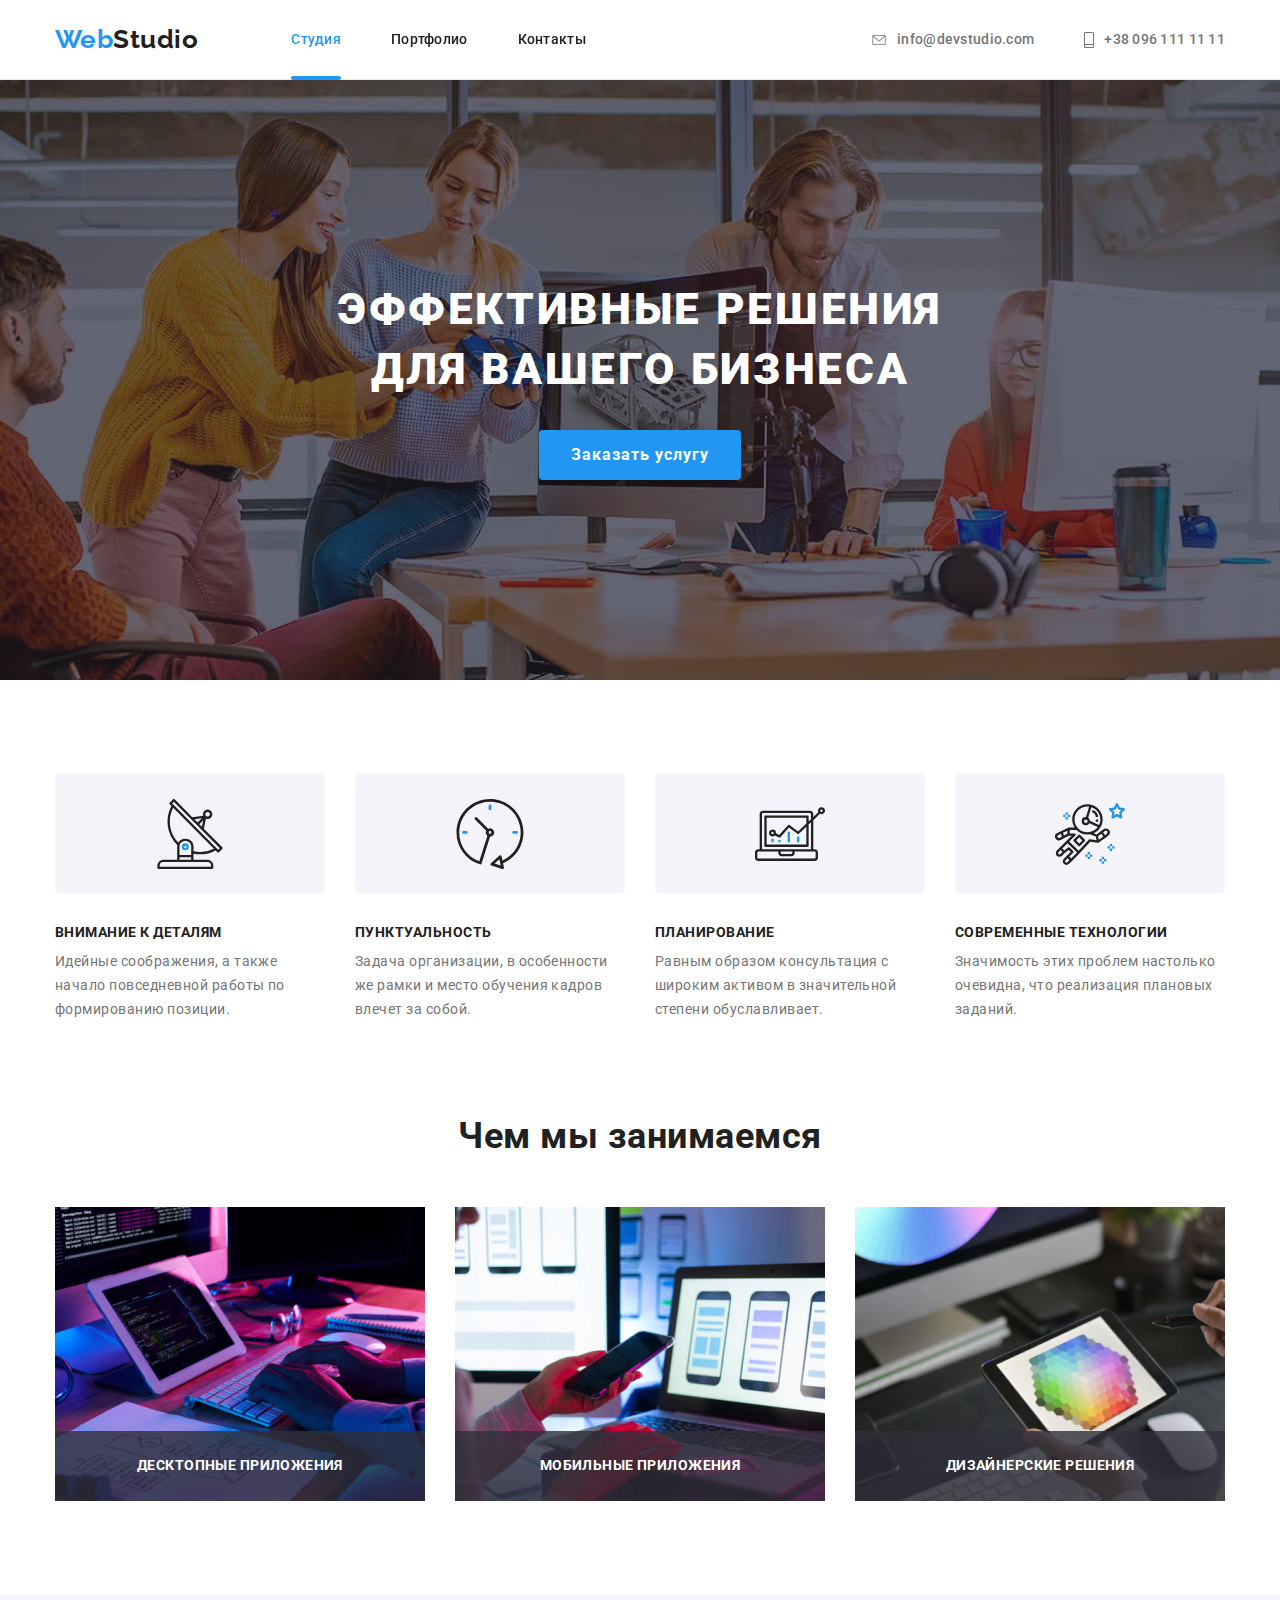
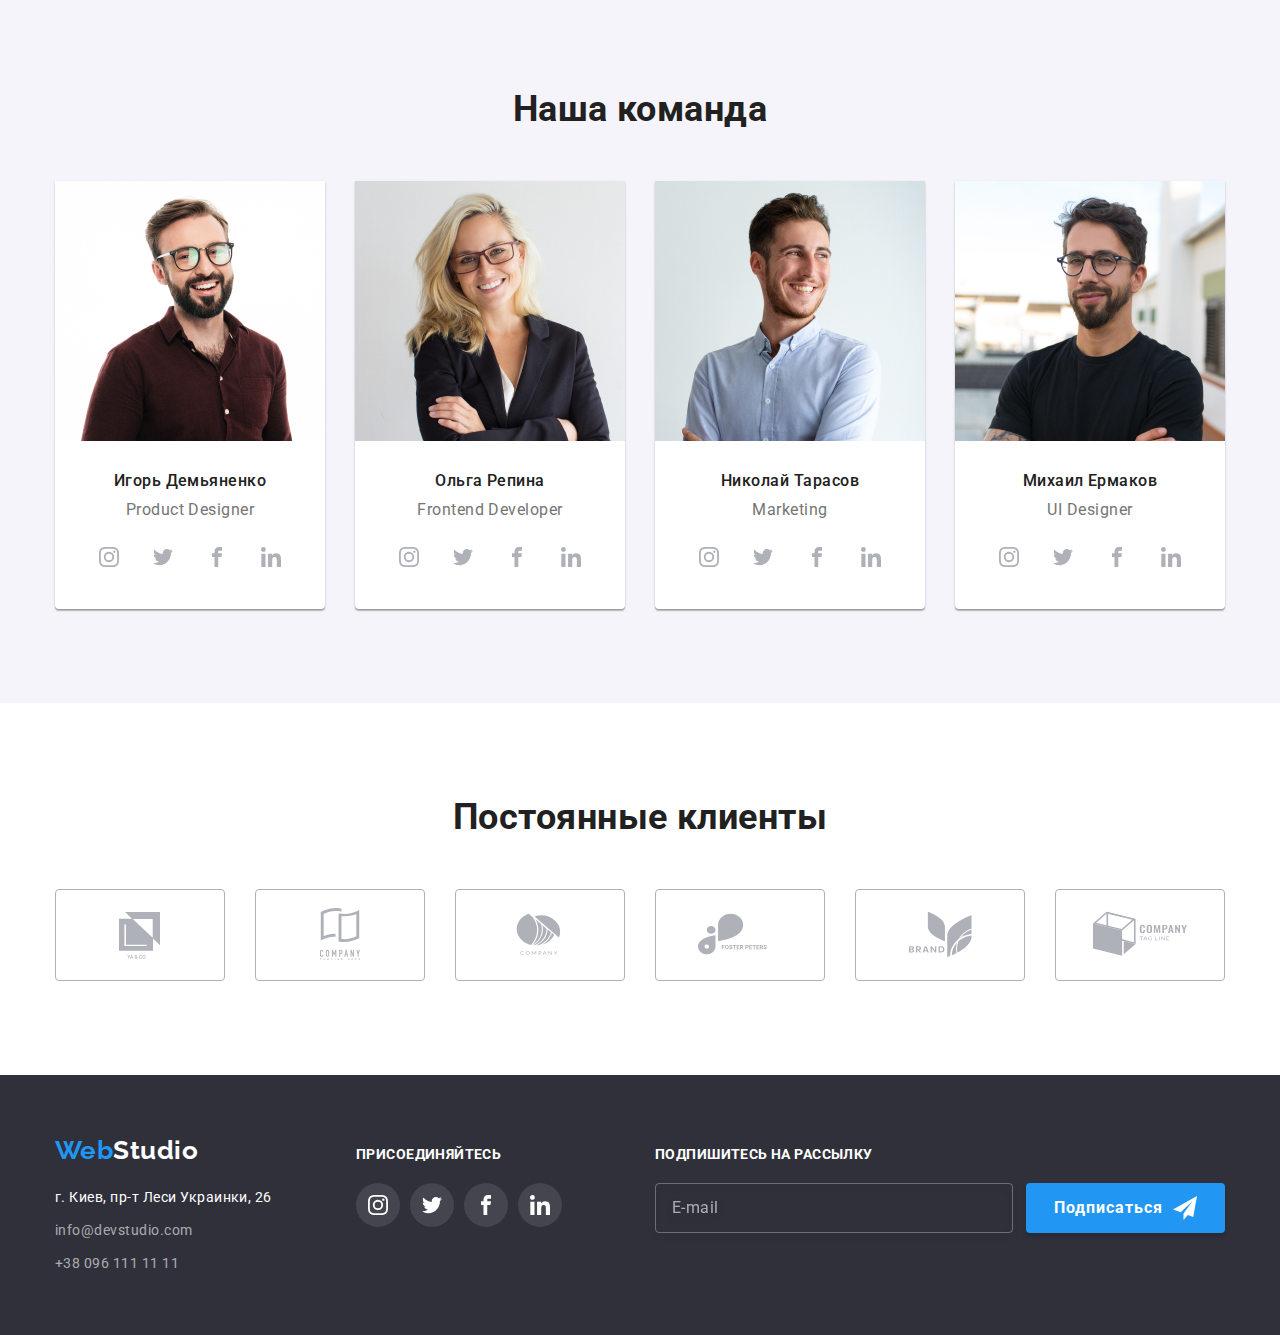
<file: index.html>
<!DOCTYPE html>
<html lang="ru">


<head>
    <meta charset="UTF-8">
    <meta http-equiv="X-UA-Compatible" content="IE-edge">
    <meta name="viewport" content="width=device-width, initial-scale=1.0">
    <meta http-equiv="Permissions-Policy" content="interest-cohort=()" />
    <title>Pages</title>
    <link rel="preconnect" href="https://fonts.googleapis.com">
    <link rel="preconnect" href="https://fonts.gstatic.com" crossorigin>
    <link href="https://fonts.googleapis.com/css2?family=Raleway:wght@700&family=Roboto:wght@400;500;700;900&display=swap" rel="stylesheet">
    <link rel="stylesheet" href="https://cdnjs.cloudflare.com/ajax/libs/modern-normalize/1.1.0/modern-normalize.min.css">
    <link rel="stylesheet" href="./css/main.min.css">
</head>

<body>
    <!--ШАПКА-->
    <header class="header">
        <div class="container header-flex">
            <nav class="header-flex">
                <a href="./index.html" class="logo"><span class="logo__span">Web</span>Studio</a>
                <ul class="site-nav">
                    <li class="site-nav__item">
                        <a href="./index.html" class="site-nav__link site-nav__link--active">Студия</a>
                    </li>
                    <li class="site-nav__item">
                        <a href="./portfolio.html" class="site-nav__link">Портфолио</a>
                    </li>
                    <li class="site-nav__item">
                        <a href="./" class="site-nav__link">Контакты</a>
                    </li>
                </ul>
            </nav>
            <ul class="auth-nav">
                <li class="auth-nav__item">
                    <a href="mailto:info@devstudio.com" class="auth-nav__link">
                        <svg width="16px" height="10px" class="auth-nav__icon">
                                <use href="./images/symbol-defs.svg#icon-envelop"></use>
                            </svg> info@devstudio.com
                    </a>
                </li>
                <li class="auth-nav__item">
                    <a href="tel:+38096111111" class="auth-nav__link">
                        <svg width="10px" height="16px" class="auth-nav__icon">
                            <use href="./images/symbol-defs.svg#icon-mobile"></use>
                        </svg> +38 096 111 11 11
                    </a>
                </li>
            </ul>
        </div>
    </header>

    <!--Внутренний контент-->
    <main>
        <!--Герой, главный банер-->
        <section class="section-hero">
            <div class="container">
                <h1 class="section-hero__title">Эффективные решения для вашего бизнеса</h1>
                <button type="button" class="button" data-modal-open>Заказать услугу</button>
            </div>
        </section>

        <!--Наши правила-->
        <section class="section">
            <div class="container">
                <h2 class="nodisplay">Преимущество</h2>
                <ul class="feature-list">
                    <li class="feature-list__item">
                        <div class="feature-list__icon">
                            <svg width="70px" height="70px">
                                <use href="./images/symbol-defs.svg#icon-antena"></use>
                            </svg>
                        </div>
                        <h3 class="feature-list__subtitle">Внимание к деталям</h3>
                        <p class="feature-list__text">Идейные соображения, а также начало повседневной работы по формированию позиции.</p>
                    </li>
                    <li class="feature-list__item">
                        <div class="feature-list__icon">
                            <svg width="70px" height="70px">
                                <use href="./images/symbol-defs.svg#icon-clock"></use>
                            </svg>
                        </div>
                        <h3 class="feature-list__subtitle">Пунктуальность</h3>
                        <p class="feature-list__text">Задача организации, в особенности же рамки и место обучения кадров влечет за собой.</p>
                    </li>
                    <li class="feature-list__item">
                        <div class="feature-list__icon">
                            <svg width="70px" height="70px">
                                <use href="./images/symbol-defs.svg#icon-diagram"></use>
                            </svg>
                        </div>
                        <h3 class="feature-list__subtitle">Планирование</h3>
                        <p class="feature-list__text">Равным образом консультация с широким активом в значительной степени обуславливает.</p>
                    </li>
                    <li class="feature-list__item">
                        <div class="feature-list__icon">
                            <svg width="70px" height="70px">
                                <use href="./images/symbol-defs.svg#icon-astronavt"></use>
                            </svg>
                        </div>
                        <h3 class="feature-list__subtitle">Современные технологии</h3>
                        <p class="feature-list__text">Значимость этих проблем настолько очевидна, что реализация плановых заданий.</p>
                    </li>
                </ul>
            </div>
        </section>

        <!--Наша деятельность-->
        <section class="activities section">
            <div class="container">
                <h2 class="section__title">Чем мы занимаемся</h2>
                <ul class="activities-list">
                    <li class="activities-list__item">
                        <img src="./images/our-activities-01.jpg" alt="Программист за ноутбуком" width="370" height="294">
                        <p class="activities-list__text">Десктопные приложения</p>
                    </li>
                    <li class="activities-list__item">
                        <img src="./images/our-activities-02.jpg" alt="Разработка дизайна смартфона" width="370" height="294">
                        <p class="activities-list__text">Мобильные приложения</p>
                    </li>
                    <li class="activities-list__item">
                        <img src="./images/our-activities-03.jpg" alt="Цветокоррекция с планшета" width="370" height="294">
                        <p class="activities-list__text">Дизайнерские решения</p>
                    </li>
                </ul>
            </div>
        </section>

        <!--Наша команда-->
        <section class="comand section">
            <div class="container">
                <h2 class="section__title">Наша команда</h2>
                <ul class="comand-list">
                    <li class="comand-list__item">
                        <img src="./images/our-comands-01.jpg" alt="Фото Игоря Демьяненко" width="270" height="260" class="comand-list__img">
                        <h3 class="comand-list__name">Игорь Демьяненко</h3>
                        <p class="comand-list__text" lang="EN">Product Designer</p>
                        <div class="comand-list__soc">
                            <ul class="soc-list">
                                <li class="soc-list__item">
                                    <a href="" class="soc-list__link">
                                        <svg width="20px" height="20px" class="soc-list__icon">
                                    <use href="./images/symbol-defs.svg#icon-instagram"></use>
                                </svg>
                                    </a>
                                </li>
                                <li class="soc-list__item">
                                    <a href="" class="soc-list__link">
                                        <svg width="20px" height="20px" class="soc-list__icon">
                                    <use href="./images/symbol-defs.svg#icon-twitter"></use>
                                </svg>
                                    </a>
                                </li>
                                <li class="soc-list__item">
                                    <a href="" class="soc-list__link">
                                        <svg width="20px" height="20px" class="soc-list__icon">
                                    <use href="./images/symbol-defs.svg#icon-facebook"></use>
                                </svg>
                                    </a>
                                </li>
                                <li class="soc-list__item">
                                    <a href="" class="soc-list__link">
                                        <svg width="20px" height="20px" class="soc-list__icon">
                                    <use href="./images/symbol-defs.svg#icon-linkedin2"></use>
                                </svg>
                                    </a>
                                </li>
                            </ul>
                        </div>
                    </li>
                    <li class="comand-list__item">
                        <img src="./images/our-comands-02.jpg" alt="Фото Ольга Репина" width="270" height="260" class="comand-list__img">
                        <h3 class="comand-list__name">Ольга Репина</h3>
                        <p class="comand-list__text" lang="EN">Frontend Developer</p>
                        <div class="comand-list__soc">
                            <ul class="soc-list">
                                <li class="soc-list__item">
                                    <a href="" class="soc-list__link">
                                        <svg width="20px" height="20px" class="soc-list__icon">
                                    <use href="./images/symbol-defs.svg#icon-instagram"></use>
                                </svg>
                                    </a>
                                </li>
                                <li class="soc-list__item">
                                    <a href="" class="soc-list__link">
                                        <svg width="20px" height="20px" class="soc-list__icon">
                                    <use href="./images/symbol-defs.svg#icon-twitter"></use>
                                </svg>
                                    </a>
                                </li>
                                <li class="soc-list__item">
                                    <a href="" class="soc-list__link">
                                        <svg width="20px" height="20px" class="soc-list__icon">
                                    <use href="./images/symbol-defs.svg#icon-facebook"></use>
                                </svg>
                                    </a>
                                </li>
                                <li class="soc-list__item">
                                    <a href="" class="soc-list__link">
                                        <svg width="20px" height="20px" class="soc-list__icon">
                                    <use href="./images/symbol-defs.svg#icon-linkedin2"></use>
                                </svg>
                                    </a>
                                </li>
                            </ul>
                        </div>
                    </li>
                    <li class="comand-list__item">
                        <img src="./images/our-comands-03.jpg" alt="Фото Николай Тарасов" width="270" height="260" class="comand-list__img">
                        <h3 class="comand-list__name">Николай Тарасов</h3>
                        <p class="comand-list__text" lang="EN">Marketing</p>
                        <div class="comand-list__soc">
                            <ul class="soc-list">
                                <li class="soc-list__item">
                                    <a href="" class="soc-list__link">
                                        <svg width="20px" height="20px" class="soc-list__icon">
                                    <use href="./images/symbol-defs.svg#icon-instagram"></use>
                                </svg>
                                    </a>
                                </li>
                                <li class="soc-list__item">
                                    <a href="" class="soc-list__link">
                                        <svg width="20px" height="20px" class="soc-list__icon">
                                    <use href="./images/symbol-defs.svg#icon-twitter"></use>
                                </svg>
                                    </a>
                                </li>
                                <li class="soc-list__item">
                                    <a href="" class="soc-list__link">
                                        <svg width="20px" height="20px" class="soc-list__icon">
                                    <use href="./images/symbol-defs.svg#icon-facebook"></use>
                                </svg>
                                    </a>
                                </li>
                                <li class="soc-list__item">
                                    <a href="" class="soc-list__link">
                                        <svg width="20px" height="20px" class="soc-list__icon">
                                    <use href="./images/symbol-defs.svg#icon-linkedin2"></use>
                                </svg>
                                    </a>
                                </li>
                            </ul>
                        </div>
                    </li>
                    <li class="comand-list__item">
                        <img src="./images/our-comands-04.jpg" alt="Фото Михаил Ермаков" width="270" height="260" class="comand-list__img">
                        <h3 class="comand-list__name">Михаил Ермаков</h3>
                        <p class="comand-list__text" lang="EN">UI Designer</p>
                        <div class="comand-list__soc">
                            <ul class="soc-list">
                                <li class="soc-list__item">
                                    <a href="" class="soc-list__link">
                                        <svg width="20px" height="20px" class="soc-list__icon">
                                    <use href="./images/symbol-defs.svg#icon-instagram"></use>
                                </svg>
                                    </a>
                                </li>
                                <li class="soc-list__item">
                                    <a href="" class="soc-list__link">
                                        <svg width="20px" height="20px" class="soc-list__icon">
                                    <use href="./images/symbol-defs.svg#icon-twitter"></use>
                                </svg>
                                    </a>
                                </li>
                                <li class="soc-list__item">
                                    <a href="" class="soc-list__link">
                                        <svg width="20px" height="20px" class="soc-list__icon">
                                    <use href="./images/symbol-defs.svg#icon-facebook"></use>
                                </svg>
                                    </a>
                                </li>
                                <li class="soc-list__item">
                                    <a href="" class="soc-list__link">
                                        <svg width="20px" height="20px" class="soc-list__icon">
                                    <use href="./images/symbol-defs.svg#icon-linkedin2"></use>
                                </svg>
                                    </a>
                                </li>
                            </ul>
                        </div>
                    </li>
                </ul>
            </div>
        </section>

        <!-- Постоянные клиенты -->
        <section class="section">
            <div class="container">
                <h2 class="section__title">Постоянные клиенты</h2>
                <ul class="client-list">
                    <li class="client-list__item">
                        <a href="" class="client-list__link">
                            <svg width="106px" height="60px" class="client-list__icon">
                                <use href="./images/symbol-defs.svg#icon-client-1"></use>
                            </svg>
                        </a>
                    </li>
                    <li class="client-list__item">
                        <a href="" class="client-list__link">
                            <svg width="106px" height="60px" class="client-list__icon">
                                <use href="./images/symbol-defs.svg#icon-client-2"></use>
                            </svg>
                        </a>
                    </li>
                    <li class="client-list__item">
                        <a href="" class="client-list__link">
                            <svg width="106px" height="60px" class="client-list__icon">
                                <use href="./images/symbol-defs.svg#icon-client-3"></use>
                            </svg>
                        </a>
                    </li>
                    <li class="client-list__item">
                        <a href="" class="client-list__link">
                            <svg width="106px" height="60px" class="client-list__icon">
                                <use href="./images/symbol-defs.svg#icon-client-4"></use>
                            </svg>
                        </a>
                    </li>
                    <li class="client-list__item">
                        <a href="" class="client-list__link">
                            <svg width="106px" height="60px" class="client-list__icon">
                                <use href="./images/symbol-defs.svg#icon-client-5"></use>
                            </svg>
                        </a>
                    </li>
                    <li class="client-list__item">
                        <a href="" class="client-list__link">
                            <svg width="106px" height="60px" class="client-list__icon">
                                <use href="./images/symbol-defs.svg#icon-client-6"></use>
                            </svg>
                        </a>
                    </li>
                </ul>
            </div>
        </section>
    </main>

    <!--НИЖНЯЯ ЧАСТЬ-->
    <footer class="footer">
        <section class="container footer-section">
            <div class="footer__address">
                <a href="./index.html" class="logo footer__logo"><span class="logo__span">Web</span>Studio</a>
                <address class="address">
                    <ul class="address-list">
                        <li class="address-list__item"><a href="https://goo.gl/maps/5TQvAHyAd7hzLQ32A" class="address__link-start">г. Киев, пр-т Леси Украинки, 26</a></li>
                        <li class="address-list__item"><a href="mailto:info@devstudio.com" class="address__link">info@devstudio.com</a></li>
                        <li class="address-list__item"><a href="tel:+38096111111" class="address__link">+38 096 111 11 11</a></li>
                    </ul>
                </address>
            </div>
            <div class="join">
                <h2 class="footer__title">ПРИСОЕДИНЯЙТЕСЬ</h2>
                <ul class="join-list">
                    <li class="join-list__item">
                        <a href="" class="join-list__link">
                            <svg width="20px" height="20px" class="join-list__icon">
                                    <use href="./images/symbol-defs.svg#icon-instagram"></use>
                                </svg>
                        </a>
                    </li>
                    <li class="join-list__item">
                        <a href="" class="join-list__link">
                            <svg width="20px" height="20px" class="join-list__icon">
                                    <use href="./images/symbol-defs.svg#icon-twitter"></use>
                                </svg>
                        </a>
                    </li>
                    <li class="join-list__item">
                        <a href="" class="join-list__link">
                            <svg width="20px" height="20px" class="join-list__icon">
                                    <use href="./images/symbol-defs.svg#icon-facebook"></use>
                                </svg>
                        </a>
                    </li>
                    <li class="join-list__item">
                        <a href="" class="join-list__link">
                            <svg width="20px" height="20px" class="join-list__icon">
                                    <use href="./images/symbol-defs.svg#icon-linkedin2"></use>
                                </svg>
                        </a>
                    </li>
                </ul>
            </div>
            <div class="subscribes">
                <h2 class="footer__title">Подпишитесь на рассылку</h2>
                <form class="subscribes-form">
                    <input type="email" name="email" class="subscribes-form__input" placeholder="E-mail">
                    <button type="submit" class="button subscribes-button">
                         Подписаться
                        <svg width="24" height="24" class="subscribes-button__icon">
                            <use href="./images/symbol-defs.svg#icon-send" />
                        </svg>
                    </button>
                </form>
            </div>
        </section>

    </footer>

    <!-- Модальное окно -->
    <div class="modal is-hidden" data-modal>
        <div class="modal__product">
            <button type="button" class="modal__button" data-modal-close>
                <svg class="modal__close" width="11px" height="11px">
                <use href="./images/symbol-defs.svg#modal-close" />
                </svg>
            </button>
            <form class="modal-form">
                <h2 class="modal-form__title">Оставьте свои данные, мы вам перезвоним</h2>
                <label class="modal-form__label">
                    <span class="modal-form__span">Имя</span>
                    <label class="modal-form__block">
                        <input type="text" name="name" class="modal-form__input">
                        <svg width="18px" height="18px" class="modal-form__icon">
                            <use href="./images/symbol-defs.svg#modal-name" />
                        </svg>
                    </label>
                </label>
                <label class="modal-form__label">
                    <span class="modal-form__span">Телефон</span>
                    <label class="modal-form__block">
                        <input type="tel" name="tel" class="modal-form__input">
                        <svg width="18px" height="18px" class="modal-form__icon">
                            <use href="./images/symbol-defs.svg#modal-phone" />
                        </svg>
                    </label>
                </label>
                <label class="modal-form__label">
                    <span class="modal-form__span">Почта</span>
                    <label class="modal-form__block">
                        <input type="email" name="email" class="modal-form__input">
                        <svg width="18px" height="18px" class="modal-form__icon">
                            <use href="./images/symbol-defs.svg#modal-email" />
                        </svg>
                    </label>
                </label>
                <label class="modal-form__label">
                    <span class="modal-form__span">Комментарий</span>
                    <label class="modal-form__block">
                    <textarea name="text" class="modal-form__comment" placeholder="Введите текст"></textarea>
                    </label>
                </label>
                <label class="modal-form__checkbox">
                    <input type="checkbox" name="checkbox" class="modal-form__checkbox-input nodisplay"  required >
                    <span class="modal-form__checkbox__icon" width="16px" height="15px" >
                        <svg  width="16px" height="15px">
                            <use href="./images/symbol-defs.svg#checkbox-white" />
                        </svg>
                    </span>
                    <span class="modal-form__checkbox__icon checked"  width="16px" height="15px" >
                        <svg  width="16px" height="15px">
                            <use href="./images/symbol-defs.svg#checkbox-blue" />
                        </svg>
                    </span> 
                    <span class="modal-form__required">Соглашаюсь с рассылкой и принимаю  <a href="" class="modal-form__required__link"> Условия договора </a> </span>
                </label>
                <button type="submit" class="modal-form__submit button">Отправить</button>
            </form>
        </div>
    </div>
    <script src="./js/modal.js"></script>
</body>

</html>
</file>
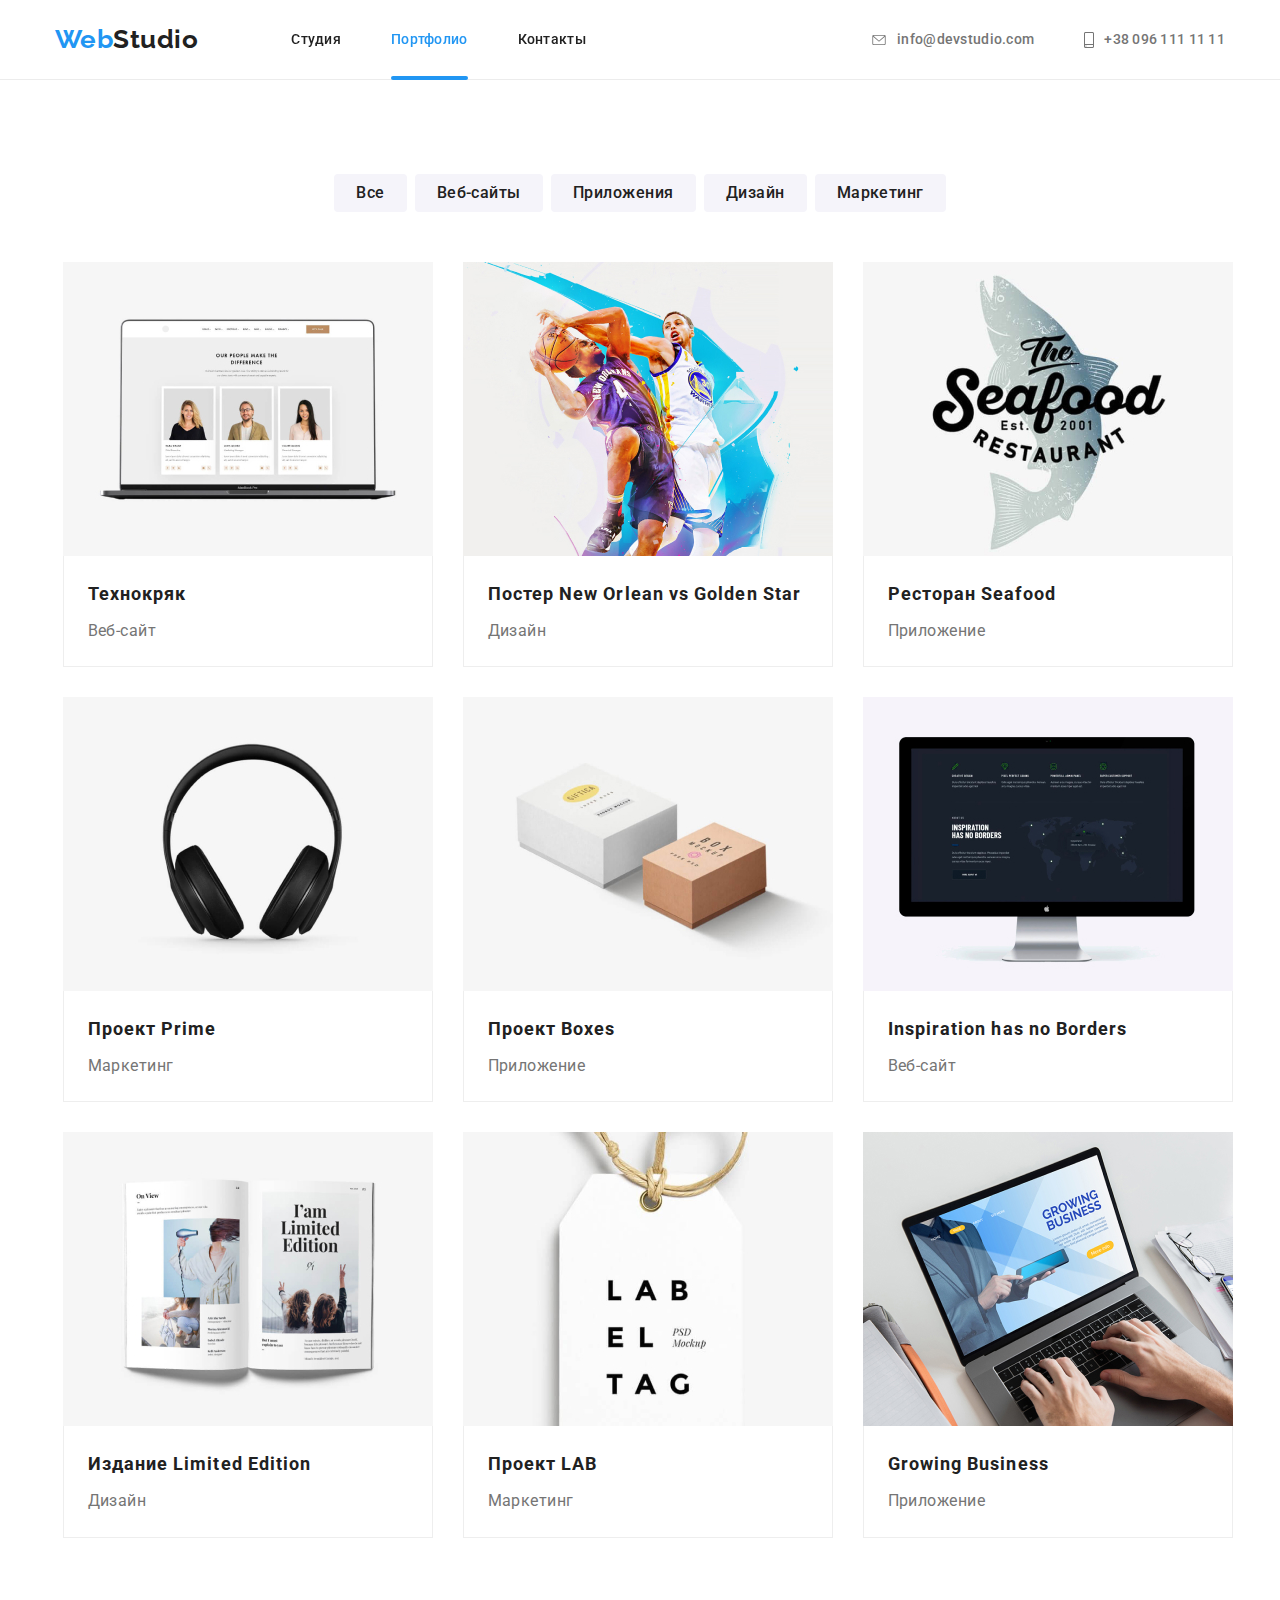
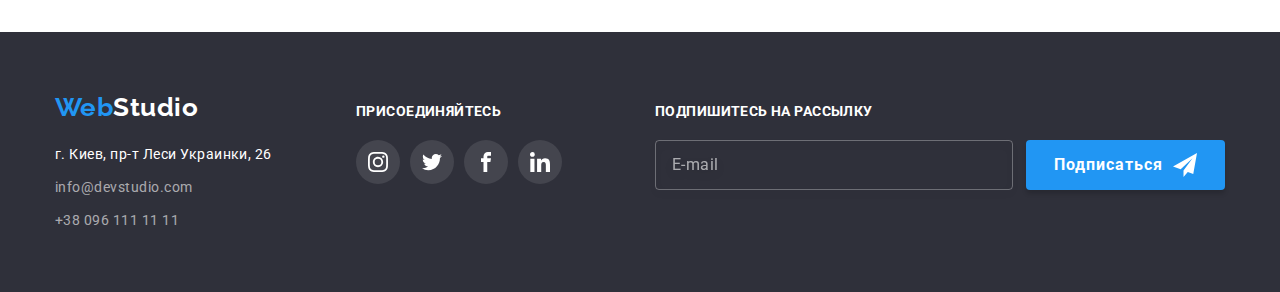
<file: portfolio.html>
<!DOCTYPE html>
<html lang="ru">

<head>
    <meta charset="UTF-8">
    <meta http-equiv="X-UA-Compatible" content="IE-edge">
    <meta name="viewport" content="width=device-width, initial-scale=1.0">
    <meta http-equiv="Permissions-Policy" content="interest-cohort=()" />
    <title>Portfolio</title>
    <link rel="preconnect" href="https://fonts.googleapis.com">
    <link rel="preconnect" href="https://fonts.gstatic.com" crossorigin>
    <link href="https://fonts.googleapis.com/css2?family=Raleway:wght@700&family=Roboto:wght@400;500;700;900&display=swap" rel="stylesheet">
    <link rel="stylesheet" href="https://cdnjs.cloudflare.com/ajax/libs/modern-normalize/1.1.0/modern-normalize.min.css">
    <link rel="stylesheet" href="./css/main.min.css">
</head>

<body>
    <!--ШАПКА-->
    <header class="header">
        <div class="container header-flex">
            <nav class="header-flex">
                <a href="./index.html" class="logo"><span class="logo__span">Web</span>Studio</a>
                <ul class="site-nav">
                    <li class="site-nav__item">
                        <a href="./index.html" class="site-nav__link">Студия</a>
                    </li>
                    <li class="site-nav__item">
                        <a href="./portfolio.html" class="site-nav__link site-nav__link--active">Портфолио</a>
                    </li>
                    <li class="site-nav__item">
                        <a href="./" class="site-nav__link">Контакты</a>
                    </li>
                </ul>
            </nav>
            <ul class="auth-nav">
                <li class="auth-nav__item">
                    <a href="mailto:info@devstudio.com" class="auth-nav__link">
                        <svg width="16px" height="10px" class="auth-nav__icon">
                                <use href="./images/symbol-defs.svg#icon-envelop"></use>
                            </svg> info@devstudio.com
                    </a>
                </li>
                <li class="auth-nav__item">
                    <a href="tel:+38096111111" class="auth-nav__link">
                        <svg width="10px" height="16px" class="auth-nav__icon">
                            <use href="./images/symbol-defs.svg#icon-mobile"></use>
                        </svg> +38 096 111 11 11
                    </a>
                </li>
            </ul>
        </div>
    </header>

    <!--Внутренний контент-->
    <main class="porfolio">
        <section class="section">
            <div class="container">
                <!-- Менюшка карточек -->
                <h1 class="nodisplay" height>Меню карточек</h1>
                <ul class="menu-list">
                    <li class="menu-list__item">
                        <button type="button" class="menu__button">Все</button>
                    </li>
                    <li class="menu-list__item">
                        <button type="button" class="menu__button">Веб-сайты</button>
                    </li>
                    <li class="menu-list__item">
                        <button type="button" class="menu__button">Приложения</button>
                    </li>
                    <li class="menu-list__item">
                        <button type="button" class="menu__button">Дизайн</button>
                    </li>
                    <li class="menu-list__item">
                        <button type="button" class="menu__button">Маркетинг</button>
                    </li>
                </ul>
                <ul class="card-list">
                    <li class="card-list__item">
                        <a href="" class="card-list__link">
                            <div class="card-list__image">
                                <img src="./images/portfolio-imaga-1.jpg" alt="Фото команды в ноутбуке" width="370" height="294">
                                <p class="card-list__up">Ресурс предлагает комплексные предложения с разным уровнем функционала и сервисов. Все это позволит посетителю получить исчерпывающие сведения о компании или частном лице.</p>
                            </div>
                            <div class="card-list__descr">
                                <h2 class="card-list__chapter">Технокряк</h2>
                                <p class="card-list__text">Веб-сайт</p>
                            </div>
                        </a>
                    </li>
                    <li class="card-list__item">
                        <a href="" class="card-list__link">
                            <div class="card-list__image">
                                <img src="./images/portfolio-imaga-2.jpg" alt="Постер New Orlean vs Golden Star" width="370" height="294">
                                <p class="card-list__up">Ресурс предлагает комплексные предложения с разным уровнем функционала и сервисов. Все это позволит посетителю получить исчерпывающие сведения о компании или частном лице.</p>
                            </div>
                            <div class="card-list__descr">
                                <h2 class="card-list__chapter">Постер New Orlean vs Golden Star</h2>
                                <p class="card-list__text">Дизайн</p>
                            </div>
                        </a>
                    </li>
                    <li class="card-list__item">
                        <a href="" class="card-list__link">
                            <div class="card-list__image">
                                <img src="./images/portfolio-imaga-3.jpg" alt="Логотип ресторана Seafood" width="370" height="294">
                                <p class="card-list__up">Ресурс предлагает комплексные предложения с разным уровнем функционала и сервисов. Все это позволит посетителю получить исчерпывающие сведения о компании или частном лице.</p>
                            </div>
                            <div class="card-list__descr">
                                <h2 class="card-list__chapter">Ресторан Seafood</h2>
                                <p class="card-list__text">Приложение</p>
                            </div>
                        </a>
                    </li>
                    <li class="card-list__item">
                        <a href="" class="card-list__link">
                            <div class="card-list__image">
                                <img src="./images/portfolio-imaga-4.jpg" alt="Фотография наушников" width="370" height="294">
                                <p class="card-list__up">Ресурс предлагает комплексные предложения с разным уровнем функционала и сервисов. Все это позволит посетителю получить исчерпывающие сведения о компании или частном лице.</p>
                            </div>
                            <div class="card-list__descr">
                                <h2 class="card-list__chapter">Проект Prime</h2>
                                <p class="card-list__text">Маркетинг</p>
                            </div>
                        </a>
                    </li>
                    <li class="card-list__item">
                        <a href="" class="card-list__link">
                            <div class="card-list__image">
                                <img src="./images/portfolio-imaga-5.jpg" alt="фото двух коробок" width="370" height="294">
                                <p class="card-list__up">Ресурс предлагает комплексные предложения с разным уровнем функционала и сервисов. Все это позволит посетителю получить исчерпывающие сведения о компании или частном лице.</p>
                            </div>
                            <div class="card-list__descr">
                                <h2 class="card-list__chapter">Проект Boxes</h2>
                                <p class="card-list__text">Приложение</p>
                            </div>
                        </a>
                    </li>
                    <li class="card-list__item">
                        <a href="" class="card-list__link">
                            <div class="card-list__image">
                                <img src="./images/portfolio-imaga-6.jpg" alt="Фото сайта впн" width="370" height="294">
                                <p class="card-list__up">Ресурс предлагает комплексные предложения с разным уровнем функционала и сервисов. Все это позволит посетителю получить исчерпывающие сведения о компании или частном лице.</p>
                            </div>
                            <div class="card-list__descr">
                                <h2 class="card-list__chapter">Inspiration has no Borders</h2>
                                <p class="card-list__text">Веб-сайт</p>
                            </div>
                        </a>
                    </li>
                    <li class="card-list__item">
                        <a href="" class="card-list__link">
                            <div class="card-list__image">
                                <img src="./images/portfolio-imaga-7.jpg" alt="Фотографии книги" width="370" height="294">
                                <p class="card-list__up">Ресурс предлагает комплексные предложения с разным уровнем функционала и сервисов. Все это позволит посетителю получить исчерпывающие сведения о компании или частном лице.</p>
                            </div>
                            <div class="card-list__descr">
                                <h2 class="card-list__chapter">Издание Limited Edition</h2>
                                <p class="card-list__text">Дизайн</p>
                            </div>
                        </a>
                    </li>
                    <li class="card-list__item">
                        <a href="" class="card-list__link">
                            <div class="card-list__image">
                                <img src="./images/portfolio-imaga-8.jpg" alt="Бирка LABEL TAG" width="370" height="294">
                                <p class="card-list__up">Ресурс предлагает комплексные предложения с разным уровнем функционала и сервисов. Все это позволит посетителю получить исчерпывающие сведения о компании или частном лице.</p>
                            </div>
                            <div class="card-list__descr">
                                <h2 class="card-list__chapter">Проект LAB</h2>
                                <p class="card-list__text">Маркетинг</p>
                            </div>
                        </a>
                    </li>
                    <li class="card-list__item">
                        <a href="" class="card-list__link">
                            <div class="card-list__image">
                                <img src="./images/portfolio-imaga-9.jpg" alt="Growing Business" width="370" height="294">
                                <p class="card-list__up">Ресурс предлагает комплексные предложения с разным уровнем функционала и сервисов. Все это позволит посетителю получить исчерпывающие сведения о компании или частном лице.</p>
                            </div>
                            <div class="card-list__descr">
                                <h2 class="card-list__chapter">Growing Business</h2>
                                <p class="card-list__text">Приложение</p>
                            </div>
                        </a>
                    </li>
                </ul>
            </div>
        </section>
    </main>

    <!--НИЖНЯЯ ЧАСТЬ-->
    <footer class="footer">
        <section class="container footer-section">
            <div class="footer__address">
                <a href="./index.html" class="logo footer__logo"><span class="logo__span">Web</span>Studio</a>
                <address class="address">
                    <ul class="address-list">
                        <li class="address-list__item"><a href="https://goo.gl/maps/5TQvAHyAd7hzLQ32A" class="address__link-start">г. Киев, пр-т Леси Украинки, 26</a></li>
                        <li class="address-list__item"><a href="mailto:info@devstudio.com" class="address__link">info@devstudio.com</a></li>
                        <li class="address-list__item"><a href="tel:+38096111111" class="address__link">+38 096 111 11 11</a></li>
                    </ul>
                </address>
            </div>
            <div class="join">
                <h2 class="footer__title">ПРИСОЕДИНЯЙТЕСЬ</h2>
                <ul class="join-list">
                    <li class="join-list__item">
                        <a href="" class="join-list__link">
                            <svg width="20px" height="20px" class="join-list__icon">
                                    <use href="./images/symbol-defs.svg#icon-instagram"></use>
                                </svg>
                        </a>
                    </li>
                    <li class="join-list__item">
                        <a href="" class="join-list__link">
                            <svg width="20px" height="20px" class="join-list__icon">
                                    <use href="./images/symbol-defs.svg#icon-twitter"></use>
                                </svg>
                        </a>
                    </li>
                    <li class="join-list__item">
                        <a href="" class="join-list__link">
                            <svg width="20px" height="20px" class="join-list__icon">
                                    <use href="./images/symbol-defs.svg#icon-facebook"></use>
                                </svg>
                        </a>
                    </li>
                    <li class="join-list__item">
                        <a href="" class="join-list__link">
                            <svg width="20px" height="20px" class="join-list__icon">
                                    <use href="./images/symbol-defs.svg#icon-linkedin2"></use>
                                </svg>
                        </a>
                    </li>
                </ul>
            </div>
            <div class="subscribes">
                <h2 class="footer__title">Подпишитесь на рассылку</h2>
                <form class="subscribes-form">
                    <input type="email" name="email" class="subscribes-form__input" placeholder="E-mail">
                    <button type="submit" class="button subscribes-button">
                         Подписаться
                        <svg width="24" height="24" class="subscribes-button__icon">
                            <use href="./images/symbol-defs.svg#icon-send" />
                        </svg>
                    </button>
                </form>
            </div>
        </section>

    </footer>

</body>

</html>
</file>
<file: css/main.min.css>
:root{--blue-color: #2196F3;--text-color: #757575;--black-color: #212121;--whtie-color: #FFFFFF;--backgroup-hero: rgba(47, 48, 58, 0.4);--background-color: #C4C4C4;--background-icons: #F5F4FA;--icon-color: #AFB1B8}.nodisplay{position:absolute;width:1px;height:1px;margin:-1px;border:0;padding:0;white-space:nowrap;-webkit-clip-path:inset(100%);clip-path:inset(100%);clip:rect(0 0 0 0);overflow:hidden}.is-hidden{opacity:0;pointer-events:none}body{font-family:'Roboto', sans-serif;letter-spacing:0.03em;background-color:var(--whtie-color);color:var(--text-color);padding-top:80px}img{display:block}ul{list-style:none;margin:0;padding:0}a{text-decoration:none;display:block}h1,h2,h3,h4,h5,h6,p{margin:0}.container{width:1200px;margin:0 auto;padding:0 15px}.section{padding:94px 0px}.section__title{margin-bottom:50px;font-weight:700;font-size:36px;line-height:1.16;text-align:center;color:var(--black-color)}.modal{position:fixed;top:0;left:0;width:100%;height:100%;background:rgba(0,0,0,0.2)}.button{padding:10px 32px;margin-left:auto;margin-right:auto;border-radius:4px;display:block;color:var(--whtie-color);font-weight:700;font-size:16px;line-height:1.9;cursor:pointer;letter-spacing:0.06em;background-color:var(--blue-color);font-family:inherit;text-align:center;border:transparent;-webkit-box-shadow:0px 4px 4px rgba(0,0,0,0.15);box-shadow:0px 4px 4px rgba(0,0,0,0.15);border-radius:4px;-webkit-transition:background-color 250ms cubic-bezier(0.4, 0, 0.2, 1),-webkit-box-shadow 250ms cubic-bezier(0.4, 0, 0.2, 1);transition:background-color 250ms cubic-bezier(0.4, 0, 0.2, 1),-webkit-box-shadow 250ms cubic-bezier(0.4, 0, 0.2, 1);transition:background-color 250ms cubic-bezier(0.4, 0, 0.2, 1),box-shadow 250ms cubic-bezier(0.4, 0, 0.2, 1);transition:background-color 250ms cubic-bezier(0.4, 0, 0.2, 1),box-shadow 250ms cubic-bezier(0.4, 0, 0.2, 1),-webkit-box-shadow 250ms cubic-bezier(0.4, 0, 0.2, 1)}.button:hover,.button:focus{background:#188CE8;-webkit-box-shadow:0px 4px 4px rgba(0,0,0,0.15);box-shadow:0px 4px 4px rgba(0,0,0,0.15);border-radius:4px}.menu-list{display:-webkit-box;display:-ms-flexbox;display:flex;-webkit-box-pack:center;-ms-flex-pack:center;justify-content:center;margin-bottom:50px}.menu-list__item:not(:last-child){margin-right:8px}.menu__button{padding:6px 22px;font-weight:500;font-size:16px;line-height:1.6;cursor:pointer;font-family:inherit;color:var(--black-color);background:#F5F4FA;border-radius:4px;border:transparent;letter-spacing:0.03em;-webkit-transition:color 250ms cubic-bezier(0.4, 0, 0.2, 1),background-color 250ms cubic-bezier(0.4, 0, 0.2, 1),-webkit-box-shadow 250ms cubic-bezier(0.4, 0, 0.2, 1);transition:color 250ms cubic-bezier(0.4, 0, 0.2, 1),background-color 250ms cubic-bezier(0.4, 0, 0.2, 1),-webkit-box-shadow 250ms cubic-bezier(0.4, 0, 0.2, 1);transition:color 250ms cubic-bezier(0.4, 0, 0.2, 1),background-color 250ms cubic-bezier(0.4, 0, 0.2, 1),box-shadow 250ms cubic-bezier(0.4, 0, 0.2, 1);transition:color 250ms cubic-bezier(0.4, 0, 0.2, 1),background-color 250ms cubic-bezier(0.4, 0, 0.2, 1),box-shadow 250ms cubic-bezier(0.4, 0, 0.2, 1),-webkit-box-shadow 250ms cubic-bezier(0.4, 0, 0.2, 1)}.menu__button:hover,.menu__button:focus{background-color:var(--blue-color);color:var(--whtie-color);-webkit-box-shadow:0px 3px 1px rgba(0,0,0,0.1),0px 1px 2px rgba(0,0,0,0.08),0px 2px 2px rgba(0,0,0,0.12);box-shadow:0px 3px 1px rgba(0,0,0,0.1),0px 1px 2px rgba(0,0,0,0.08),0px 2px 2px rgba(0,0,0,0.12);border-radius:4px}.modal__product{position:absolute;min-width:528px;min-height:581px;background-color:var(--whtie-color);position:absolute;top:50%;left:50%;-webkit-transform:translate(-50%, -50%) scale(1);transform:translate(-50%, -50%) scale(1);-webkit-transition:-webkit-transform 500ms cubic-bezier(0.4, 0, 0.2, 1);transition:-webkit-transform 500ms cubic-bezier(0.4, 0, 0.2, 1);transition:transform 500ms cubic-bezier(0.4, 0, 0.2, 1);transition:transform 500ms cubic-bezier(0.4, 0, 0.2, 1), -webkit-transform 500ms cubic-bezier(0.4, 0, 0.2, 1);-webkit-box-shadow:0px 1px 3px rgba(0,0,0,0.12),0px 1px 1px rgba(0,0,0,0.14),0px 2px 1px rgba(0,0,0,0.2);box-shadow:0px 1px 3px rgba(0,0,0,0.12),0px 1px 1px rgba(0,0,0,0.14),0px 2px 1px rgba(0,0,0,0.2);border-radius:4px}.is-hidden .modal__product{-webkit-transform:translate(-50%, -50%) scale(2);transform:translate(-50%, -50%) scale(2)}textarea{resize:none;padding:12px 16px}.modal__button{position:absolute;top:8px;right:8px;width:30px;height:30px;border:1px solid rgba(0,0,0,0.1);border-radius:50%;cursor:pointer;background-color:transparent}.modal-form{margin-left:41px;margin-top:40px;width:448px}.modal-form__title{font-weight:700;font-size:20px;line-height:1.15;text-align:center;letter-spacing:0.03em;margin-bottom:12px;color:var(--black-color)}.modal-form__block{position:relative;display:block}.modal-form__block:focus-within>.modal-form__icon{fill:var(--blue-color)}.modal-form__input{width:448px;height:40px;padding-left:42px;border:1px solid rgba(33,33,33,0.2);border-radius:4px;outline:none;-webkit-transition:border-color 250ms cubic-bezier(0.4, 0, 0.2, 1);transition:border-color 250ms cubic-bezier(0.4, 0, 0.2, 1)}.modal-form__input:focus{border-color:var(--blue-color)}.modal-form__span{display:block;margin-bottom:4px;font-weight:400;font-size:12px;line-height:1.16;letter-spacing:0.01em;color:var(--text-color)}.modal-form__icon{position:absolute;left:12px;top:50%;-webkit-transform:translateY(-50%);transform:translateY(-50%)}.modal-form__label{display:block;margin-bottom:10px}.modal-form__comment{width:448px;height:120px;border:1px solid rgba(33,33,33,0.2);border-radius:4px;outline:none;-webkit-transition:border-color 250ms cubic-bezier(0.4, 0, 0.2, 1);transition:border-color 250ms cubic-bezier(0.4, 0, 0.2, 1)}.modal-form__comment:focus{border-color:var(--blue-color)}.modal-form__submit{display:-webkit-box;display:-ms-flexbox;display:flex;margin-bottom:40px;padding:10px 55px;background-color:var(--blue-color);font-weight:700;font-size:16px;line-height:1.88;letter-spacing:0.06em;color:var(--whtie-color);cursor:pointer;-webkit-box-shadow:0px 4px 4px rgba(0,0,0,0.15);box-shadow:0px 4px 4px rgba(0,0,0,0.15);border-radius:4px;border-color:var(--blue-color);-webkit-transition:background-color 250ms cubic-bezier(0.4, 0, 0.2, 1),color 250ms cubic-bezier(0.4, 0, 0.2, 1),border-color 250ms cubic-bezier(0.4, 0, 0.2, 1);transition:background-color 250ms cubic-bezier(0.4, 0, 0.2, 1),color 250ms cubic-bezier(0.4, 0, 0.2, 1),border-color 250ms cubic-bezier(0.4, 0, 0.2, 1)}.modal-form__submit:hover,.modal-form__submit:focus{background:#188CE8}.modal-form__checkbox{position:relative;display:-webkit-box;display:-ms-flexbox;display:flex;-webkit-box-align:center;-ms-flex-align:center;align-items:center;-webkit-box-pack:center;-ms-flex-pack:center;justify-content:center;margin-bottom:30px}.modal-form__checkbox-input{position:absolute}.modal-form__checkbox-input:checked+.modal-form__checkbox__icon{background-color:var(--blue-color);border-color:var(--blue-color);fill:none}.modal-form__checkbox__icon{position:absolute;left:8px;top:4px;width:16px;height:15px;-webkit-transition:background-color 250ms cubic-bezier(0.4, 0, 0.2, 1),fill 250ms cubic-bezier(0.4, 0, 0.2, 1);transition:background-color 250ms cubic-bezier(0.4, 0, 0.2, 1),fill 250ms cubic-bezier(0.4, 0, 0.2, 1)}.modal-form__required{padding-left:8px;display:-webkit-box;display:-ms-flexbox;display:flex;font-weight:400;font-size:14px;line-height:1.71;color:var(--text-color);letter-spacing:0.03em}.modal-form__required__link{margin-left:2pt;-webkit-text-decoration-line:underline;text-decoration-line:underline;color:var(--blue-color)}textarea::-webkit-input-placeholder{font-weight:400;font-size:12px;line-height:1.16;letter-spacing:0.01em;color:rgba(117,117,117,0.5)}textarea:-ms-input-placeholder{font-weight:400;font-size:12px;line-height:1.16;letter-spacing:0.01em;color:rgba(117,117,117,0.5)}textarea::-ms-input-placeholder{font-weight:400;font-size:12px;line-height:1.16;letter-spacing:0.01em;color:rgba(117,117,117,0.5)}textarea::placeholder{font-weight:400;font-size:12px;line-height:1.16;letter-spacing:0.01em;color:rgba(117,117,117,0.5)}.logo{font-family:"Raleway", sans-serif;font-weight:700;font-size:26px;line-height:1.2;text-decoration:none;color:var(--black-color)}.logo__span{color:var(--blue-color)}.logo.footer__logo{color:var(--whtie-color);margin-bottom:20px}.site-nav{display:-webkit-box;display:-ms-flexbox;display:flex;margin-left:93px}.site-nav__item:not(:last-child){margin-right:50px}.site-nav__link{color:var(--black-color);font-weight:500;font-size:14px;line-height:1.15;letter-spacing:0.02em;position:relative;padding:32px 0px;-webkit-transition:background-color 250ms cubic-bezier(0.4, 0, 0.2, 1),color 250ms cubic-bezier(0.4, 0, 0.2, 1);transition:background-color 250ms cubic-bezier(0.4, 0, 0.2, 1),color 250ms cubic-bezier(0.4, 0, 0.2, 1)}.site-nav__link::after{content:'';position:absolute;left:0;bottom:0;display:block;width:100%;height:4px;border-radius:4px;-webkit-transition:background-color 250ms cubic-bezier(0.4, 0, 0.2, 1);transition:background-color 250ms cubic-bezier(0.4, 0, 0.2, 1)}.site-nav__link:hover,.site-nav__link:focus{color:var(--blue-color)}.site-nav__link:hover::after,.site-nav__link:hover::after,.site-nav__link:focus::after,.site-nav__link:focus::after{position:absolute;background-color:var(--blue-color)}.site-nav__link--active{color:var(--blue-color)}.site-nav__link--active:hover,.site-nav__link--active:focus{color:var(--black-color)}.site-nav__link--active::after{position:absolute;background-color:var(--blue-color)}.soc-list{display:-webkit-box;display:-ms-flexbox;display:flex;-webkit-box-pack:center;-ms-flex-pack:center;justify-content:center;color:var(--icon-color);margin:0 auto;margin-bottom:30px}.soc-list__icon{fill:currentColor}.soc-list__item{width:44px;height:44px;background:rgba(255,255,255,0.1);border-radius:100%;-webkit-box-shadow:none;box-shadow:none}.soc-list__item:not(:last-child){margin-right:10px}.soc-list__link{display:-webkit-box;display:-ms-flexbox;display:flex;-webkit-box-pack:center;-ms-flex-pack:center;justify-content:center;-webkit-box-align:center;-ms-flex-align:center;align-items:center;width:44px;border-radius:100%;height:44px;color:currentColor;-webkit-transition:color 250ms cubic-bezier(0.4, 0, 0.2, 1),background-color 250ms cubic-bezier(0.4, 0, 0.2, 1);transition:color 250ms cubic-bezier(0.4, 0, 0.2, 1),background-color 250ms cubic-bezier(0.4, 0, 0.2, 1)}.soc-list__link:hover,.soc-list__link:focus{background-color:var(--blue-color);color:var(--whtie-color)}.subscribes-form{display:-webkit-box;display:-ms-flexbox;display:flex;position:relative;width:570px;height:86px}.subscribes-form__input{position:absolute;border:1px solid rgba(255,255,255,0.3);-webkit-filter:drop-shadow(0px 4px 4px rgba(0,0,0,0.15));filter:drop-shadow(0px 4px 4px rgba(0,0,0,0.15));border-radius:4px;width:358px;height:50px;background-color:inherit;padding:15px 16px;color:var(--whtie-color);margin-right:12px;outline:none;-webkit-transition:border-color 250ms cubic-bezier(0.4, 0, 0.2, 1);transition:border-color 250ms cubic-bezier(0.4, 0, 0.2, 1)}.subscribes-form__input:focus{border-color:var(--blue-color)}.subscribes-form__input::-webkit-input-placeholder{font-weight:400;font-size:16px;line-height:1.25;display:-webkit-box;display:flex;-webkit-box-align:center;align-items:center;letter-spacing:0.03em;color:rgba(255,255,255,0.6)}.subscribes-form__input:-ms-input-placeholder{font-weight:400;font-size:16px;line-height:1.25;display:-ms-flexbox;display:flex;-ms-flex-align:center;align-items:center;letter-spacing:0.03em;color:rgba(255,255,255,0.6)}.subscribes-form__input::-ms-input-placeholder{font-weight:400;font-size:16px;line-height:1.25;display:-ms-flexbox;display:flex;-ms-flex-align:center;align-items:center;letter-spacing:0.03em;color:rgba(255,255,255,0.6)}.subscribes-form__input::placeholder{font-weight:400;font-size:16px;line-height:1.25;display:-webkit-box;display:-ms-flexbox;display:flex;-webkit-box-align:center;-ms-flex-align:center;align-items:center;letter-spacing:0.03em;color:rgba(255,255,255,0.6)}.subscribes-button{position:absolute;padding:10px 28px;background:#2196F3;-webkit-box-shadow:0px 4px 4px rgba(0,0,0,0.15);box-shadow:0px 4px 4px rgba(0,0,0,0.15);border-radius:4px;top:0;right:0;-webkit-box-pack:center;-ms-flex-pack:center;justify-content:center;font-weight:700;font-size:16px;line-height:1.88;display:-webkit-box;display:-ms-flexbox;display:flex;-webkit-box-align:center;-ms-flex-align:center;align-items:center;text-align:center;letter-spacing:0.06em}.subscribes-button__icon{margin-left:10px}.feature-list{display:-webkit-box;display:-ms-flexbox;display:flex}.feature-list__subtitle{margin-bottom:10px;font-weight:700;font-size:14px;line-height:1.15;text-transform:uppercase;color:var(--black-color)}.feature-list__text{font-size:14px;line-height:1.7}.feature-list__item{width:270px}.feature-list__item:not(:last-child){margin-right:30px}.feature-list__icon{display:-webkit-box;display:-ms-flexbox;display:flex;-webkit-box-pack:center;-ms-flex-pack:center;justify-content:center;-webkit-box-align:center;-ms-flex-align:center;align-items:center;width:270px;height:120px;background-color:var(--background-icons);margin-bottom:30px;border-radius:4px}.client-list{display:-webkit-box;display:-ms-flexbox;display:flex;-webkit-box-pack:center;-ms-flex-pack:center;justify-content:center}.client-list__item{width:170px;height:92px}.client-list__item:not(:last-child){margin-right:30px}.client-list__link{color:var(--icon-color);display:-webkit-box;display:-ms-flexbox;display:flex;-webkit-box-align:center;-ms-flex-align:center;align-items:center;-webkit-box-pack:center;-ms-flex-pack:center;justify-content:center;width:100%;height:100%;border:1px solid #AFB1B8;border-radius:4px;-webkit-transition:color 250ms cubic-bezier(0.4, 0, 0.2, 1),border-color 250ms cubic-bezier(0.4, 0, 0.2, 1);transition:color 250ms cubic-bezier(0.4, 0, 0.2, 1),border-color 250ms cubic-bezier(0.4, 0, 0.2, 1)}.client-list__link:hover,.client-list__link:focus{color:var(--blue-color);border-color:var(--blue-color)}.client-list__icon{fill:currentColor}.footer{background:#2F303A;padding:60px 0}.footer-section{display:-webkit-box;display:-ms-flexbox;display:flex;-webkit-box-align:baseline;-ms-flex-align:baseline;align-items:baseline}.footer__address{width:231px;margin:0 0}.footer__title{font-weight:700;font-size:14px;line-height:1.14;letter-spacing:0.03em;text-transform:uppercase;margin-bottom:20px;color:var(--whtie-color)}.address-list__item:not(:last-child){margin-bottom:9px}.address{font-style:normal}.address__link{font-style:normal;font-size:14px;line-height:1.7;color:rgba(255,255,255,0.6);-webkit-transition:color 250ms cubic-bezier(0.4, 0, 0.2, 1);transition:color 250ms cubic-bezier(0.4, 0, 0.2, 1)}.address__link:hover,.address__link:focus{color:var(--blue-color)}.address__link-start{color:var(--whtie-color);font-size:14px;line-height:1.7}.address__link-start:hover,.address__link-start:focus{color:var(--blue-color)}.header{border-bottom:1px solid #ececec;display:-webkit-box;display:-ms-flexbox;display:flex;width:100%;position:fixed;top:0;left:0;background-color:var(--whtie-color);z-index:99999;height:80px}.header-flex{display:-webkit-box;display:-ms-flexbox;display:flex;-webkit-box-align:center;-ms-flex-align:center;align-items:center;-webkit-box-pack:justify;-ms-flex-pack:justify;justify-content:space-between;-ms-flex-line-pack:center;align-content:center}.auth-nav{display:-webkit-box;display:-ms-flexbox;display:flex;margin-left:auto;-webkit-box-align:center;-ms-flex-align:center;align-items:center;-webkit-box-pack:center;-ms-flex-pack:center;justify-content:center}.auth-nav__item:not(:last-child){margin-right:50px}.auth-nav__item:last-child{margin-right:0}.auth-nav__link{display:-webkit-box;display:-ms-flexbox;display:flex;-webkit-box-align:center;-ms-flex-align:center;align-items:center;font-weight:500;font-size:14px;line-height:1.15;letter-spacing:0.02em;color:var(--text-color);-webkit-transition:color 250ms cubic-bezier(0.4, 0, 0.2, 1);transition:color 250ms cubic-bezier(0.4, 0, 0.2, 1)}.auth-nav__link:hover,.auth-nav__link:focus{color:var(--blue-color)}.auth-nav__icon{fill:currentColor;margin-right:10px}.section-hero{padding:200px 0px;background-color:#2f303a;background-image:-webkit-gradient(linear, left top, left bottom, from(var(--backgroup-hero)), to(var(--backgroup-hero))),url(../images/hero-title.jpg);background-image:linear-gradient(var(--backgroup-hero), var(--backgroup-hero)),url(../images/hero-title.jpg);background-position:center;background-repeat:no-repeat;background-size:contain;background-size:1600px}.section-hero__title{width:700px;margin-left:auto;margin-right:auto;color:var(--whtie-color);font-weight:900;font-size:44px;line-height:1.36;text-align:center;letter-spacing:0.06em;text-transform:uppercase;margin-bottom:30px}.card-list{margin:-15px;display:-webkit-box;display:-ms-flexbox;display:flex;-ms-flex-wrap:wrap;flex-wrap:wrap;-webkit-box-pack:center;-ms-flex-pack:center;justify-content:center;-webkit-box-align:center;-ms-flex-align:center;align-items:center}.card-list__item{-ms-flex-preferred-size:calc((100% - 90px) / 3);flex-basis:calc((100% - 90px) / 3);margin:15px}.card-list__item:nth-child(3n){margin-right:0}.card-list__image{position:relative;overflow:hidden}.card-list__up{display:block;padding:63px 24px;position:absolute;top:0;left:0;width:100%;height:100%;pointer-events:none;background:rgba(33,150,243,0.9);-webkit-transform:translateY(101%);transform:translateY(101%);-webkit-transition:-webkit-transform 250ms cubic-bezier(0.4, 0, 0.2, 1);transition:-webkit-transform 250ms cubic-bezier(0.4, 0, 0.2, 1);transition:transform 250ms cubic-bezier(0.4, 0, 0.2, 1);transition:transform 250ms cubic-bezier(0.4, 0, 0.2, 1), -webkit-transform 250ms cubic-bezier(0.4, 0, 0.2, 1);font-size:18px;line-height:1.56;letter-spacing:0.03em;color:#FFFFFF}.card-list__descr{padding:20px 24px;border:1px solid #EEEEEE;border-top:transparent}.card-list__chapter{font-weight:700;font-size:18px;line-height:2;letter-spacing:0.06em;color:var(--black-color);margin-bottom:4px}.card-list__text{font-size:16px;line-height:1.9;color:var(--text-color)}.card-list__link:hover,.card-list__link:focus{-webkit-box-sizing:border-box;box-sizing:border-box;-webkit-box-shadow:0px 1px 1px rgba(0,0,0,0.12),0px 4px 4px rgba(0,0,0,0.06),1px 4px 6px rgba(0,0,0,0.16);box-shadow:0px 1px 1px rgba(0,0,0,0.12),0px 4px 4px rgba(0,0,0,0.06),1px 4px 6px rgba(0,0,0,0.16)}.card-list__link:hover .card-list__up,.card-list__link:hover .card-list__up,.card-list__link:focus .card-list__up,.card-list__link:focus .card-list__up{-webkit-transform:translateY(0%);transform:translateY(0%)}.comand{background:#F5F4FA}.comand-list{display:-webkit-box;display:-ms-flexbox;display:flex}.comand-list__item{background:#FFFFFF;width:270px;-webkit-box-shadow:0px 1px 3px rgba(0,0,0,0.12),0px 1px 1px rgba(0,0,0,0.14),0px 2px 1px rgba(0,0,0,0.2);box-shadow:0px 1px 3px rgba(0,0,0,0.12),0px 1px 1px rgba(0,0,0,0.14),0px 2px 1px rgba(0,0,0,0.2);border-radius:0px 0px 4px 4px}.comand-list__item:not(:last-child){margin-right:30px}.comand-list__img,.comand-list__text{margin-bottom:30px}.comand-list__name{font-weight:500;font-size:16px;line-height:1.19;color:var(--black-color);margin-bottom:10px;text-align:center}.comand-list__text{text-align:center;font-size:16px;line-height:1.19;color:var(--text-color);margin-bottom:16px}.comand-list__soc{display:-webkit-box;display:-ms-flexbox;display:flex;-webkit-box-align:baseline;-ms-flex-align:baseline;align-items:baseline}.activities{display:-webkit-box;display:-ms-flexbox;display:flex;padding-top:0}.activities-list{display:-webkit-box;display:-ms-flexbox;display:flex}.activities-list__item{position:relative}.activities-list__item:not(:last-child){margin-right:30px}.activities-list__text{position:absolute;padding:27px 0;width:100%;left:0;bottom:0;background-color:rgba(47,48,58,0.8);font-weight:700;font-size:14px;line-height:1.14;text-align:center;letter-spacing:0.03em;text-transform:uppercase;color:var(--whtie-color)}.join{margin-left:70px;margin-right:93px;width:206px;height:80px}.join-list{display:-webkit-box;display:-ms-flexbox;display:flex;-webkit-box-pack:center;-ms-flex-pack:center;justify-content:center;color:var(--whtie-color);margin:0 auto;margin-bottom:30px}.join-list__icon{fill:currentColor}.join-list__item{width:44px;height:44px;background:rgba(255,255,255,0.1);border-radius:100%;-webkit-box-shadow:none;box-shadow:none}.join-list__item:not(:last-child){margin-right:10px}.join-list__link{display:-webkit-box;display:-ms-flexbox;display:flex;-webkit-box-pack:center;-ms-flex-pack:center;justify-content:center;-webkit-box-align:center;-ms-flex-align:center;align-items:center;width:44px;border-radius:100%;height:44px;color:currentColor;-webkit-transition:color 250ms cubic-bezier(0.4, 0, 0.2, 1),background-color 250ms cubic-bezier(0.4, 0, 0.2, 1);transition:color 250ms cubic-bezier(0.4, 0, 0.2, 1),background-color 250ms cubic-bezier(0.4, 0, 0.2, 1)}.join-list__link:hover,.join-list__link:focus{background-color:var(--blue-color);color:var(--whtie-color)}
/*# sourceMappingURL=main.min.css.map */
</file>
